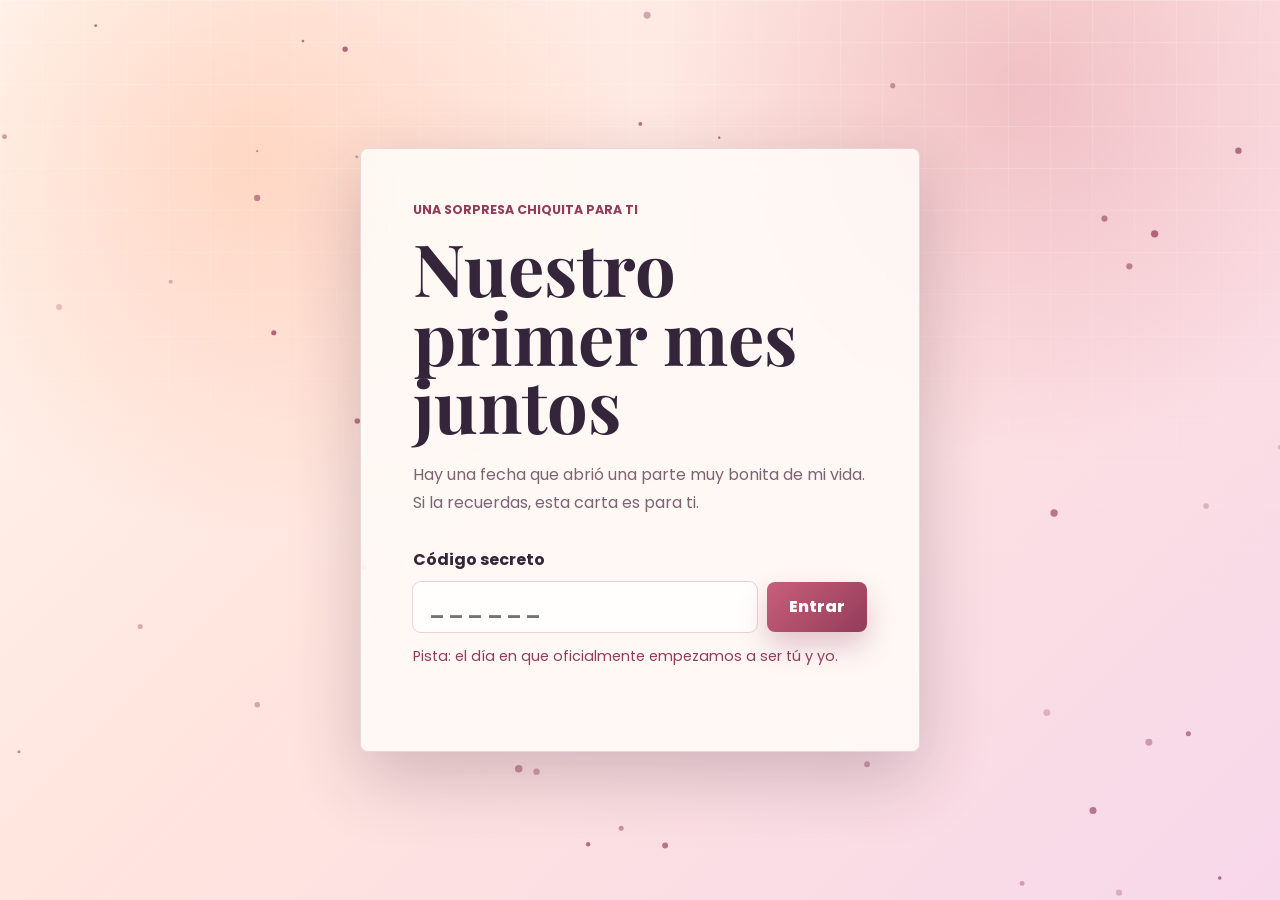
<file: index.html>
<!DOCTYPE html>
<html lang="es">
<head>
  <meta charset="UTF-8">
  <meta name="viewport" content="width=device-width, initial-scale=1.0">
  <title>Nuestro primer mes</title>
  <link rel="preconnect" href="https://fonts.googleapis.com">
  <link rel="preconnect" href="https://fonts.gstatic.com" crossorigin>
  <link href="https://fonts.googleapis.com/css2?family=Playfair+Display:wght@600;700&family=Poppins:wght@400;500;600&display=swap" rel="stylesheet">
  <link rel="stylesheet" href="styles.css">
</head>
<body class="lock-page">
  <canvas id="sparkleCanvas" aria-hidden="true"></canvas>

  <main class="lock-shell">
    <section class="lock-card" aria-labelledby="lockTitle">
      <p class="eyebrow">Una sorpresa chiquita para ti</p>
      <h1 id="lockTitle">Nuestro primer mes juntos</h1>
      <p class="intro">
        Hay una fecha que abrió una parte muy bonita de mi vida. Si la recuerdas,
        esta carta es para ti.
      </p>

      <form class="pin-form" id="pinForm" autocomplete="off">
        <label for="pinInput">Código secreto</label>
        <div class="pin-row">
          <input
            id="pinInput"
            name="pin"
            inputmode="numeric"
            maxlength="6"
            placeholder="______"
            aria-describedby="hintText errorText"
            required
          >
          <button type="submit">Entrar</button>
        </div>
        <p class="hint" id="hintText">Pista: el día en que oficialmente empezamos a ser tú y yo.</p>
        <p class="error" id="errorText" role="alert" aria-live="polite"></p>
      </form>
    </section>
  </main>

  <script src="script.js"></script>
</body>
</html>
</file>
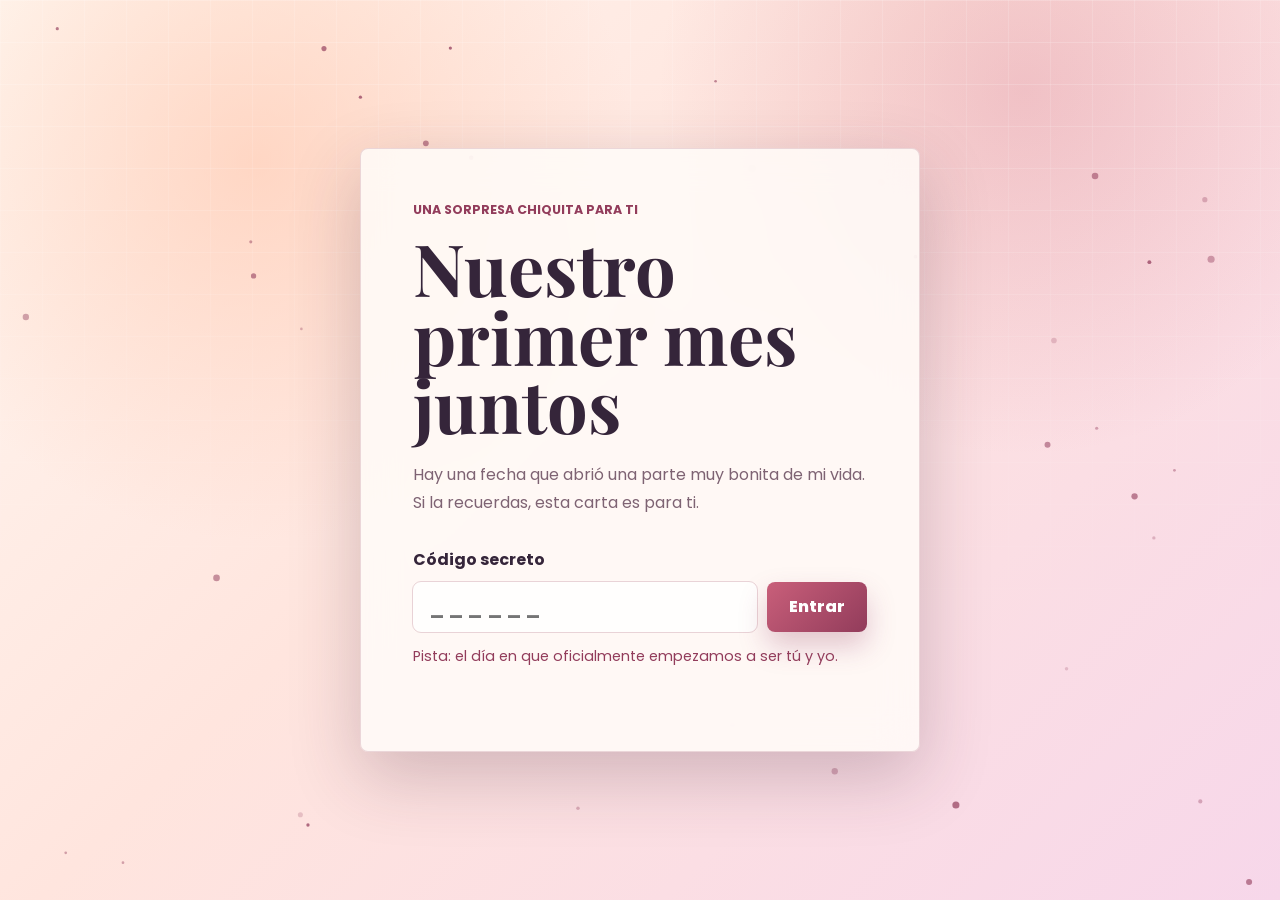
<file: carta.html>
<!DOCTYPE html>
<html lang="es">
<head>
  <meta charset="UTF-8">
  <meta name="viewport" content="width=device-width, initial-scale=1.0">
  <title>Para mi amor</title>
  <link rel="preconnect" href="https://fonts.googleapis.com">
  <link rel="preconnect" href="https://fonts.gstatic.com" crossorigin>
  <link href="https://fonts.googleapis.com/css2?family=Playfair+Display:wght@600;700&family=Poppins:wght@400;500;600&display=swap" rel="stylesheet">
  <link rel="stylesheet" href="styles.css">
</head>
<body class="letter-page">
  <canvas id="sparkleCanvas" aria-hidden="true"></canvas>

  <main class="letter-shell">
    <section class="hero" aria-labelledby="mainTitle">
      <p class="eyebrow">03 / 04 / 26</p>
      <h1 id="mainTitle">Feliz primer mes, mi amor</h1>
      <p>
        Desde que somos novios, hasta los días normales se sienten diferentes.
        No sé cómo explicar todo lo que me haces sentir, pero sí sé que tenerte
        en mi vida me hace muy feliz.
      </p>
    </section>

    <section class="letter-panel">
      <h2>Lo que quiero que sepas</h2>
      <p>
        Te amo muchísimo. Amo tu forma de ser, tus detalles, tu risa, tus mensajes,
        y esa manera tan tuya de hacer que todo se sienta más bonito. Este primer
        mes a tu lado me ha enseñado que el amor también vive en las cosas pequeñas:
        en pensarte de la nada, en esperarte con ilusión, en sonreír por algo que
        me dijiste, y en querer cuidarte incluso cuando no sé exactamente cómo.
      </p>
      <p>
        Gracias por elegirme, por estar conmigo y por hacerme sentir querido.
        Quiero seguir conociéndote, seguir compartiendo momentos contigo y seguir
        construyendo algo lindo, real y nuestro.
      </p>
    </section>

    <section class="memory-grid" aria-label="Promesas y recuerdos">
      <article>
        <span>01</span>
        <h3>Mi parte favorita</h3>
        <p>Que contigo puedo ser yo, y aun así sentir que estoy en mi lugar favorito.</p>
      </article>
      <article>
        <span>02</span>
        <h3>Una promesa</h3>
        <p>Voy a cuidar lo nuestro con paciencia, cariño y ganas de hacerlo bien.</p>
      </article>
      <article>
        <span>03</span>
        <h3>Un deseo</h3>
        <p>Que este sea solo el primer mes de muchos recuerdos hermosos juntos.</p>
      </article>
    </section>

    <section class="final-note">
      <button id="loveButton" type="button">Tócame</button>
      <p id="loveMessage">Cada vez que leas esto, acuérdate: te amo más de lo que a veces sé decir.</p>
    </section>

    <section class="next-surprise" aria-label="Siguiente sorpresa">
      <a class="surprise-link" href="ramo.html">Abrir mi juego para ti</a>
    </section>
  </main>

  <script src="script.js"></script>
</body>
</html>
</file>
<file: styles.css>
:root {
  --ink: #35253a;
  --muted: #7e6373;
  --rose: #c95f7a;
  --rose-deep: #923c5b;
  --peach: #ffc2a6;
  --gold: #f0ad4e;
  --leaf: #4f8f72;
  --cream: #fff7f0;
  --paper: rgba(255, 252, 248, 0.86);
  --line: rgba(146, 60, 91, 0.18);
  --shadow: 0 24px 70px rgba(72, 38, 57, 0.24);
}

* {
  box-sizing: border-box;
}

html {
  min-height: 100%;
}

body {
  min-height: 100vh;
  margin: 0;
  color: var(--ink);
  font-family: "Poppins", system-ui, sans-serif;
  overflow-x: hidden;
  background:
    radial-gradient(circle at 20% 18%, rgba(255, 194, 166, 0.55), transparent 30%),
    radial-gradient(circle at 80% 10%, rgba(201, 95, 122, 0.26), transparent 28%),
    linear-gradient(135deg, #fff7f0 0%, #ffe5de 43%, #f7d7ea 100%);
}

body::before {
  content: "";
  position: fixed;
  inset: 0;
  pointer-events: none;
  background-image:
    linear-gradient(rgba(255, 255, 255, 0.28) 1px, transparent 1px),
    linear-gradient(90deg, rgba(255, 255, 255, 0.22) 1px, transparent 1px);
  background-size: 42px 42px;
  mask-image: linear-gradient(to bottom, rgba(0, 0, 0, 0.7), transparent 80%);
}

#sparkleCanvas {
  position: fixed;
  inset: 0;
  width: 100%;
  height: 100%;
  pointer-events: none;
  z-index: 0;
}

.lock-shell,
.letter-shell,
.bouquet-shell {
  position: relative;
  z-index: 1;
}

.lock-shell {
  min-height: 100vh;
  display: grid;
  place-items: center;
  padding: 24px;
}

.lock-card,
.letter-panel,
.memory-grid article,
.final-note,
.phrase-box,
.bouquet-final {
  border: 1px solid var(--line);
  background: var(--paper);
  box-shadow: var(--shadow);
  backdrop-filter: blur(18px);
}

.lock-card {
  width: min(100%, 560px);
  padding: clamp(28px, 6vw, 52px);
  border-radius: 8px;
}

.eyebrow {
  margin: 0 0 14px;
  color: var(--rose-deep);
  font-size: 0.78rem;
  font-weight: 700;
  letter-spacing: 0;
  text-transform: uppercase;
}

h1,
h2,
h3 {
  margin: 0;
  font-family: "Playfair Display", Georgia, serif;
  color: var(--ink);
}

h1 {
  max-width: 780px;
  font-size: clamp(2.5rem, 7vw, 5rem);
  line-height: 0.95;
}

.lock-card h1 {
  font-size: clamp(2.3rem, 8vw, 4.5rem);
}

.intro,
.hero p,
.letter-panel p,
.memory-grid p,
.final-note p {
  color: var(--muted);
  line-height: 1.75;
}

.intro {
  margin: 22px 0 30px;
  font-size: 1rem;
}

.pin-form label {
  display: block;
  margin-bottom: 10px;
  font-weight: 700;
}

.pin-row {
  display: grid;
  grid-template-columns: 1fr auto;
  gap: 10px;
}

input,
button {
  min-height: 50px;
  border: 0;
  border-radius: 8px;
  font: inherit;
}

input {
  width: 100%;
  padding: 0 16px;
  color: var(--ink);
  background: rgba(255, 255, 255, 0.74);
  outline: 1px solid rgba(146, 60, 91, 0.2);
  font-size: 1.25rem;
  font-weight: 700;
  letter-spacing: 0.2rem;
}

input:focus {
  outline: 3px solid rgba(201, 95, 122, 0.28);
}

button,
.surprise-link {
  cursor: pointer;
  padding: 0 22px;
  color: white;
  font-weight: 800;
  background: linear-gradient(135deg, var(--rose), var(--rose-deep));
  box-shadow: 0 14px 28px rgba(146, 60, 91, 0.27);
  transition: transform 160ms ease, box-shadow 160ms ease;
}

button:hover,
.surprise-link:hover {
  transform: translateY(-2px);
  box-shadow: 0 18px 34px rgba(146, 60, 91, 0.32);
}

.surprise-link {
  min-height: 50px;
  display: inline-flex;
  align-items: center;
  justify-content: center;
  border-radius: 8px;
  text-decoration: none;
}

.hint {
  margin: 14px 0 0;
  color: var(--rose-deep);
  font-size: 0.9rem;
}

.error {
  min-height: 24px;
  margin: 8px 0 0;
  color: #a32946;
  font-weight: 700;
}

.shake {
  animation: shake 320ms ease;
}

.letter-shell {
  width: min(1120px, calc(100% - 32px));
  margin: 0 auto;
  padding: 56px 0 44px;
}

.hero {
  min-height: min(72vh, 720px);
  display: flex;
  flex-direction: column;
  justify-content: center;
  padding: 42px 0;
}

.hero p {
  max-width: 650px;
  margin: 24px 0 0;
  font-size: clamp(1rem, 2vw, 1.18rem);
}

.letter-panel {
  padding: clamp(24px, 5vw, 48px);
  border-radius: 8px;
}

.letter-panel h2 {
  margin-bottom: 18px;
  font-size: clamp(2rem, 4vw, 3.3rem);
}

.memory-grid {
  display: grid;
  grid-template-columns: repeat(3, 1fr);
  gap: 16px;
  margin: 18px 0;
}

.memory-grid article {
  min-height: 235px;
  padding: 24px;
  border-radius: 8px;
}

.memory-grid span {
  display: inline-grid;
  width: 38px;
  height: 38px;
  margin-bottom: 28px;
  place-items: center;
  border-radius: 50%;
  color: white;
  font-size: 0.8rem;
  font-weight: 800;
  background: var(--rose-deep);
}

.memory-grid h3 {
  font-size: 1.45rem;
}

.final-note {
  display: grid;
  grid-template-columns: auto 1fr;
  gap: 18px;
  align-items: center;
  padding: 24px;
  border-radius: 8px;
}

.final-note p {
  margin: 0;
  font-weight: 600;
}

.next-surprise {
  display: flex;
  justify-content: center;
  padding: 20px 0 0;
}

.bouquet-shell {
  width: min(1180px, calc(100% - 32px));
  margin: 0 auto;
  padding: 42px 0;
}

.bouquet-hero {
  display: grid;
  gap: 18px;
  padding: 30px 0 22px;
}

.bouquet-hero h1 {
  max-width: 850px;
}

.bouquet-hero p {
  max-width: 660px;
  margin: 0;
  color: var(--muted);
  line-height: 1.75;
}

.bouquet-stage {
  min-height: 560px;
  display: grid;
  grid-template-columns: minmax(360px, 1fr) minmax(280px, 380px);
  gap: clamp(18px, 4vw, 40px);
  align-items: center;
}

.bouquet {
  position: relative;
  width: min(100%, 620px);
  aspect-ratio: 1 / 0.95;
  margin: 0 auto;
}

.flower {
  position: absolute;
  width: clamp(82px, 11vw, 122px);
  height: clamp(82px, 11vw, 122px);
  min-height: 0;
  padding: 0;
  border-radius: 50%;
  background: transparent;
  box-shadow: none;
  transform-origin: center bottom;
  animation: bloom 850ms ease both, sway 4.5s ease-in-out infinite;
}

.flower:hover,
.flower:focus-visible {
  transform: translateY(-4px) scale(1.05);
  box-shadow: none;
  outline: none;
}

.flower.is-picked .petal {
  background: linear-gradient(135deg, #ffd0dc, #e97896);
}

.flower.is-picked .center {
  transform: translate(-50%, -50%) scale(1.12);
}

.flower-one {
  left: 18%;
  top: 16%;
}

.flower-two {
  left: 40%;
  top: 6%;
  animation-delay: 90ms;
}

.flower-three {
  right: 16%;
  top: 18%;
  animation-delay: 180ms;
}

.flower-four {
  left: 28%;
  top: 36%;
  animation-delay: 270ms;
}

.flower-five {
  right: 28%;
  top: 38%;
  animation-delay: 360ms;
}

.petal,
.center {
  position: absolute;
  left: 50%;
  top: 50%;
}

.petal {
  width: 48%;
  height: 64%;
  border-radius: 50% 50% 46% 46%;
  background: linear-gradient(135deg, #ffe7ed, #f39ab0);
  box-shadow: inset 0 -8px 18px rgba(146, 60, 91, 0.1);
  transform-origin: 50% 92%;
}

.petal-a {
  transform: translate(-50%, -90%) rotate(0deg);
}

.petal-b {
  transform: translate(-12%, -58%) rotate(86deg);
}

.petal-c {
  transform: translate(-50%, -28%) rotate(180deg);
}

.petal-d {
  transform: translate(-88%, -58%) rotate(274deg);
}

.center {
  width: 34%;
  height: 34%;
  border-radius: 50%;
  background: radial-gradient(circle, #ffe8a4, var(--gold));
  transform: translate(-50%, -50%);
  transition: transform 180ms ease;
}

.stem {
  position: absolute;
  left: 50%;
  bottom: 12%;
  width: 10px;
  height: 54%;
  border-radius: 999px;
  background: linear-gradient(var(--leaf), #347157);
  transform-origin: center bottom;
  z-index: -1;
}

.stem-one {
  transform: rotate(31deg);
}

.stem-two {
  transform: rotate(12deg);
}

.stem-three {
  transform: rotate(-24deg);
}

.stem-four {
  transform: rotate(20deg);
  height: 42%;
}

.stem-five {
  transform: rotate(-14deg);
  height: 42%;
}

.ribbon {
  position: absolute;
  left: 50%;
  bottom: 10%;
  width: 150px;
  height: 46px;
  border-radius: 8px;
  background: linear-gradient(135deg, var(--rose), var(--rose-deep));
  transform: translateX(-50%) rotate(-4deg);
  box-shadow: 0 18px 30px rgba(146, 60, 91, 0.24);
}

.ribbon::before,
.ribbon::after {
  content: "";
  position: absolute;
  top: 8px;
  width: 48px;
  height: 34px;
  background: inherit;
  border-radius: 8px;
}

.ribbon::before {
  left: -36px;
  transform: rotate(-18deg);
}

.ribbon::after {
  right: -36px;
  transform: rotate(18deg);
}

.phrase-box {
  min-height: 260px;
  display: flex;
  flex-direction: column;
  justify-content: center;
  gap: 20px;
  padding: clamp(22px, 4vw, 34px);
  border-radius: 8px;
}

.phrase-box span {
  color: var(--rose-deep);
  font-size: 0.82rem;
  font-weight: 800;
  text-transform: uppercase;
}

.phrase-box p {
  margin: 0;
  color: var(--ink);
  font-family: "Playfair Display", Georgia, serif;
  font-size: clamp(1.7rem, 3vw, 2.45rem);
  line-height: 1.12;
}

.bouquet-final {
  display: none;
  margin-top: 20px;
  padding: clamp(24px, 5vw, 46px);
  border-radius: 8px;
}

.bouquet-final.is-visible {
  display: block;
  animation: reveal 500ms ease both;
}

.bouquet-final h2 {
  margin-bottom: 14px;
  font-size: clamp(2rem, 4.5vw, 3.4rem);
}

.bouquet-final p {
  max-width: 730px;
  color: var(--muted);
  line-height: 1.75;
}

.galaxy-page {
  color: #fff;
  background:
    radial-gradient(circle at 50% 44%, rgba(255, 46, 161, 0.24), transparent 22%),
    radial-gradient(circle at 28% 62%, rgba(123, 44, 255, 0.26), transparent 24%),
    radial-gradient(circle at 70% 18%, rgba(136, 255, 54, 0.12), transparent 18%),
    #020104;
}

.galaxy-page::before {
  background-image:
    radial-gradient(circle, rgba(255, 255, 255, 0.95) 1px, transparent 1.8px),
    radial-gradient(circle, rgba(255, 70, 164, 0.7) 1px, transparent 2px);
  background-size: 46px 46px, 91px 91px;
  mask-image: none;
  animation: starDrift 18s linear infinite;
}

.galaxy-page #sparkleCanvas {
  opacity: 0.7;
}

.galaxy-start {
  position: fixed;
  inset: 0;
  z-index: 20;
  width: 100%;
  min-height: 100vh;
  display: grid;
  place-items: center;
  padding: 24px;
  border-radius: 0;
  color: #ff71c5;
  background: #020104;
  box-shadow: none;
  font-size: clamp(2rem, 8vw, 5.8rem);
  font-family: "Playfair Display", Georgia, serif;
  text-shadow: 0 0 16px rgba(255, 55, 172, 0.85), 0 0 44px rgba(255, 55, 172, 0.5);
}

.galaxy-start span {
  animation: pulseText 1.6s ease-in-out infinite;
}

.galaxy-start.is-hidden {
  opacity: 0;
  pointer-events: none;
  transition: opacity 700ms ease;
}

.galaxy-start:hover {
  transform: none;
  box-shadow: none;
}

.galaxy-shell {
  width: min(1220px, calc(100% - 28px));
  margin: 0 auto;
  padding: 20px 0 44px;
  opacity: 0;
  transform: scale(0.98);
  transition: opacity 700ms ease, transform 700ms ease;
}

.galaxy-page.galaxy-ready .galaxy-shell {
  opacity: 1;
  transform: scale(1);
}

.space-scene {
  position: relative;
  min-height: min(82vh, 780px);
  overflow: hidden;
  border: 1px solid rgba(255, 64, 169, 0.22);
  border-radius: 8px;
  background:
    radial-gradient(circle at 50% 52%, rgba(255, 54, 178, 0.25), transparent 8%),
    radial-gradient(circle at 50% 52%, rgba(108, 43, 255, 0.2), transparent 20%),
    linear-gradient(180deg, rgba(255, 255, 255, 0.03), rgba(255, 255, 255, 0));
  perspective: 900px;
  box-shadow: inset 0 0 80px rgba(255, 55, 172, 0.12), 0 24px 70px rgba(0, 0, 0, 0.45);
}

.space-grid {
  position: absolute;
  inset: 0;
  background-image:
    linear-gradient(rgba(95, 251, 255, 0.13) 1px, transparent 1px),
    linear-gradient(90deg, rgba(95, 251, 255, 0.13) 1px, transparent 1px);
  background-size: 56px 56px;
  transform: rotateX(66deg) translateY(18%) scale(1.35);
  transform-origin: center bottom;
  opacity: 0.46;
}

.spiral {
  position: absolute;
  left: 50%;
  top: 55%;
  width: clamp(190px, 30vw, 380px);
  aspect-ratio: 1;
  border-radius: 50%;
  background:
    repeating-radial-gradient(ellipse at center, transparent 0 13px, rgba(255, 39, 168, 0.85) 15px 20px, rgba(118, 38, 255, 0.75) 24px 30px),
    radial-gradient(circle, #fff 0 4%, rgba(255, 255, 255, 0.5) 5%, transparent 12%);
  filter: blur(0.4px) drop-shadow(0 0 18px rgba(255, 39, 168, 0.8));
  transform: translate(-50%, -50%) rotateX(62deg);
  animation: spinGalaxy 14s linear infinite;
}

.cosmic-heart {
  position: absolute;
  left: 50%;
  top: 50%;
  z-index: 4;
  width: clamp(150px, 24vw, 250px);
  height: clamp(150px, 24vw, 250px);
  min-height: 0;
  padding: 0;
  border-radius: 50%;
  background: transparent;
  box-shadow: none;
  transform: translate(-50%, -50%);
}

.cosmic-heart::before {
  content: "";
  position: absolute;
  inset: 24%;
  background: linear-gradient(135deg, #ff85c8, #ff185f);
  transform: rotate(45deg);
  box-shadow: 0 0 24px rgba(255, 47, 133, 0.9), 0 0 70px rgba(255, 47, 133, 0.44);
  animation: heartBeat 1.25s ease-in-out infinite;
}

.cosmic-heart::after {
  content: "";
  position: absolute;
  inset: 24%;
  background:
    radial-gradient(circle at 28% 28%, #ffb6df 0 24%, transparent 25%),
    radial-gradient(circle at 72% 28%, #ff8ac8 0 24%, transparent 25%);
  transform: rotate(45deg);
}

.cosmic-heart span {
  position: absolute;
  left: 50%;
  top: -12px;
  z-index: 2;
  width: max-content;
  max-width: min(80vw, 360px);
  color: #ff9bd8;
  font-weight: 800;
  text-shadow: 0 0 14px rgba(255, 54, 178, 0.95), 0 0 32px rgba(255, 54, 178, 0.55);
  transform: translateX(-50%);
}

.cosmic-heart:hover,
.cosmic-heart:focus-visible {
  transform: translate(-50%, -50%) scale(1.03);
  box-shadow: none;
  outline: none;
}

.love-words {
  position: absolute;
  inset: 0;
  transform-style: preserve-3d;
}

.love-words span {
  position: absolute;
  left: var(--x);
  top: var(--y);
  color: #ff2ea1;
  font-size: clamp(0.95rem, 2.6vw, 2.25rem);
  font-weight: 800;
  white-space: nowrap;
  text-shadow: 0 0 8px rgba(255, 46, 161, 0.95), 0 0 24px rgba(255, 46, 161, 0.45);
  transform: translateZ(var(--z)) rotateY(-13deg);
  animation: orbitWord 9s ease-in-out infinite;
  animation-delay: var(--delay);
}

.love-words span:nth-child(3n) {
  color: #b3ff36;
  text-shadow: 0 0 8px rgba(179, 255, 54, 0.95), 0 0 24px rgba(179, 255, 54, 0.48);
}

.love-words span:nth-child(4n) {
  color: #ff86d3;
}

.galaxy-message {
  display: none;
  margin: 20px 0;
  padding: clamp(24px, 5vw, 50px);
  border: 1px solid rgba(255, 64, 169, 0.22);
  border-radius: 8px;
  background: rgba(10, 4, 18, 0.82);
  box-shadow: 0 24px 70px rgba(0, 0, 0, 0.42);
  backdrop-filter: blur(18px);
}

.galaxy-message.is-visible {
  display: block;
  animation: reveal 600ms ease both;
}

.galaxy-message .eyebrow,
.bouquet-game .eyebrow {
  color: #ff9bd8;
}

.galaxy-message h1,
.bouquet-game h2 {
  color: #fff;
  text-shadow: 0 0 18px rgba(255, 46, 161, 0.34);
}

.galaxy-message p,
.bouquet-game .bouquet-hero p {
  max-width: 780px;
  color: rgba(255, 235, 249, 0.78);
  line-height: 1.75;
}

.bouquet-game {
  display: none;
  padding: 12px 0 0;
}

.bouquet-game:target,
.bouquet-game.is-visible {
  display: block;
  animation: reveal 600ms ease both;
}

.galaxy-page .phrase-box,
.galaxy-page .bouquet-final {
  background: rgba(10, 4, 18, 0.82);
  border-color: rgba(255, 64, 169, 0.22);
}

.galaxy-page .phrase-box p,
.galaxy-page .bouquet-final h2 {
  color: #fff;
}

.galaxy-page .phrase-box span,
.galaxy-page .bouquet-final .eyebrow {
  color: #ff9bd8;
}

.galaxy-page .bouquet-final p {
  color: rgba(255, 235, 249, 0.78);
}

.floating-heart {
  position: fixed;
  z-index: 5;
  pointer-events: none;
  color: var(--rose-deep);
  font-size: 28px;
  animation: floatUp 1500ms ease forwards;
}

@keyframes shake {
  25% { transform: translateX(-8px); }
  50% { transform: translateX(8px); }
  75% { transform: translateX(-5px); }
}

@keyframes floatUp {
  from {
    opacity: 0;
    transform: translateY(12px) scale(0.85);
  }
  20% {
    opacity: 1;
  }
  to {
    opacity: 0;
    transform: translateY(-90px) scale(1.25);
  }
}

@keyframes bloom {
  from {
    opacity: 0;
    transform: translateY(24px) scale(0.72);
  }
  to {
    opacity: 1;
    transform: translateY(0) scale(1);
  }
}

@keyframes sway {
  0%, 100% { rotate: -1.5deg; }
  50% { rotate: 1.5deg; }
}

@keyframes reveal {
  from {
    opacity: 0;
    transform: translateY(14px);
  }
  to {
    opacity: 1;
    transform: translateY(0);
  }
}

@keyframes pulseText {
  0%, 100% { transform: scale(1); opacity: 0.75; }
  50% { transform: scale(1.05); opacity: 1; }
}

@keyframes starDrift {
  from { background-position: 0 0, 0 0; }
  to { background-position: 120px 180px, -90px 130px; }
}

@keyframes spinGalaxy {
  from { transform: translate(-50%, -50%) rotateX(62deg) rotateZ(0deg); }
  to { transform: translate(-50%, -50%) rotateX(62deg) rotateZ(360deg); }
}

@keyframes heartBeat {
  0%, 100% { scale: 1; }
  42% { scale: 1.12; }
}

@keyframes orbitWord {
  0%, 100% {
    opacity: 0.72;
    transform: translateZ(var(--z)) translateY(0) rotateY(-13deg);
  }
  50% {
    opacity: 1;
    transform: translateZ(calc(var(--z) + 80px)) translateY(-18px) rotateY(13deg);
  }
}

@media (min-width: 1280px) {
  .letter-shell,
  .bouquet-shell {
    width: min(1180px, calc(100% - 80px));
  }
}

@media (max-width: 780px) {
  .lock-shell {
    padding: 16px;
  }

  .letter-shell,
  .bouquet-shell {
    width: min(100% - 24px, 720px);
    padding: 28px 0;
  }

  .pin-row,
  .final-note {
    grid-template-columns: 1fr;
  }

  .memory-grid {
    grid-template-columns: 1fr;
  }

  .hero {
    min-height: 66vh;
    padding: 28px 0;
  }

  .bouquet-stage {
    min-height: auto;
    grid-template-columns: 1fr;
  }

  .bouquet {
    width: min(100%, 520px);
    min-height: 430px;
  }

  .space-scene {
    min-height: 72vh;
  }

  .space-grid {
    background-size: 38px 38px;
  }

  .love-words span {
    font-size: clamp(0.82rem, 4vw, 1.5rem);
  }
}

@media (max-width: 480px) {
  .lock-card,
  .letter-panel,
  .memory-grid article,
  .final-note,
  .phrase-box,
  .bouquet-final {
    padding: 20px;
  }

  input,
  button,
  .surprise-link {
    width: 100%;
  }

  h1 {
    font-size: clamp(2.25rem, 13vw, 3.5rem);
  }

  .hero {
    min-height: 58vh;
  }

  .bouquet {
    min-height: 360px;
  }

  .flower {
    width: 78px;
    height: 78px;
  }

  .ribbon {
    width: 116px;
  }

  .galaxy-shell {
    width: min(100% - 18px, 520px);
    padding-top: 9px;
  }

  .space-scene {
    min-height: 76vh;
  }

  .cosmic-heart span {
    top: -24px;
    font-size: 0.92rem;
  }

  .love-words span:nth-child(n + 9) {
    display: none;
  }
}

@media (prefers-reduced-motion: reduce) {
  *,
  *::before,
  *::after {
    scroll-behavior: auto !important;
    animation-duration: 0.01ms !important;
    animation-iteration-count: 1 !important;
    transition-duration: 0.01ms !important;
  }
}

.galaxy-page {
  min-height: 100vh;
  overflow: hidden;
  background:
    radial-gradient(circle at 50% 50%, rgba(255, 44, 172, 0.2), transparent 22%),
    radial-gradient(circle at 24% 68%, rgba(102, 44, 255, 0.24), transparent 24%),
    radial-gradient(circle at 80% 20%, rgba(127, 255, 65, 0.12), transparent 18%),
    #010006;
}

.galaxy-page::after {
  content: "";
  position: fixed;
  inset: 0;
  pointer-events: none;
  background-image:
    radial-gradient(circle, rgba(255, 255, 255, 0.96) 0 1px, transparent 1.7px),
    radial-gradient(circle, rgba(255, 255, 255, 0.88) 0 2px, transparent 2.8px),
    radial-gradient(circle, rgba(255, 48, 151, 0.7) 0 1px, transparent 2px);
  background-position: 0 0, 22px 36px, 11px 18px;
  background-size: 34px 34px, 96px 96px, 142px 142px;
  opacity: 0.82;
}

.galaxy-shell {
  width: 100%;
  min-height: 100vh;
  margin: 0;
  padding: 0;
  opacity: 0;
  transform: scale(0.98);
  transition: opacity 700ms ease, transform 700ms ease;
}

.galaxy-page.galaxy-ready .galaxy-shell {
  opacity: 1;
  transform: scale(1);
}

.galaxy-start {
  touch-action: manipulation;
}

.infinite-galaxy {
  position: relative;
  width: 100%;
  height: 100vh;
  min-height: 520px;
  overflow: hidden;
  cursor: grab;
  perspective: 1100px;
  user-select: none;
  touch-action: none;
  background:
    radial-gradient(circle at 50% 55%, rgba(255, 51, 177, 0.18), transparent 14%),
    radial-gradient(circle at 50% 55%, rgba(128, 48, 255, 0.22), transparent 28%),
    linear-gradient(180deg, rgba(255, 255, 255, 0.03), transparent 45%);
}

.infinite-galaxy.is-dragging {
  cursor: grabbing;
}

.galaxy-help {
  position: absolute;
  left: 50%;
  top: 18px;
  z-index: 6;
  width: max-content;
  max-width: calc(100% - 28px);
  padding: 10px 14px;
  border: 1px solid rgba(255, 77, 184, 0.34);
  border-radius: 999px;
  color: rgba(255, 225, 246, 0.84);
  background: rgba(8, 3, 18, 0.48);
  font-size: 0.85rem;
  font-weight: 700;
  text-align: center;
  text-shadow: 0 0 12px rgba(255, 65, 181, 0.8);
  transform: translateX(-50%);
  backdrop-filter: blur(12px);
}

.galaxy-title {
  position: absolute;
  left: 50%;
  top: clamp(70px, 11vh, 118px);
  z-index: 6;
  width: max-content;
  max-width: calc(100% - 32px);
  color: #ffafe2;
  font-size: clamp(1.2rem, 3.2vw, 2rem);
  font-weight: 800;
  text-align: center;
  text-shadow:
    0 0 10px rgba(255, 64, 181, 0.98),
    0 0 28px rgba(255, 64, 181, 0.62),
    0 0 54px rgba(255, 64, 181, 0.42);
  transform: translateX(-50%);
}

.galaxy-depth {
  position: absolute;
  inset: -18%;
  background-image:
    linear-gradient(rgba(105, 255, 246, 0.12) 1px, transparent 1px),
    linear-gradient(90deg, rgba(105, 255, 246, 0.12) 1px, transparent 1px);
  background-size: 62px 62px;
  opacity: 0.36;
  transform: rotateX(68deg) translateY(18%) scale(1.25);
  transform-origin: center bottom;
}

.galaxy-ring {
  position: absolute;
  left: 50%;
  top: 55%;
  border-radius: 50%;
  border: 2px solid transparent;
  transform: translate(-50%, -50%) rotateX(68deg);
  filter: drop-shadow(0 0 18px rgba(255, 37, 174, 0.82));
}

.ring-one {
  width: min(48vw, 510px);
  height: min(19vw, 190px);
  border-color: rgba(255, 40, 172, 0.86);
  animation: ringSpin 12s linear infinite;
}

.ring-two {
  width: min(36vw, 380px);
  height: min(14vw, 140px);
  border-color: rgba(126, 45, 255, 0.8);
  animation: ringSpin 9s linear infinite reverse;
}

.ring-three {
  width: min(24vw, 250px);
  height: min(9vw, 92px);
  border-color: rgba(178, 255, 55, 0.72);
  animation: ringSpin 7s linear infinite;
}

.galaxy-core {
  position: absolute;
  left: 50%;
  top: 55%;
  width: clamp(58px, 9vw, 118px);
  aspect-ratio: 1;
  border-radius: 50%;
  background:
    radial-gradient(circle, #fff 0 7%, #ffb3e2 8% 19%, #ff2fa9 20% 42%, rgba(126, 45, 255, 0.82) 43% 66%, transparent 67%);
  box-shadow:
    0 0 24px rgba(255, 60, 179, 0.9),
    0 0 78px rgba(126, 45, 255, 0.72),
    0 0 130px rgba(255, 42, 172, 0.34);
  transform: translate(-50%, -50%);
  animation: corePulse 1.9s ease-in-out infinite;
  z-index: 1;
}

.galaxy-core::before,
.galaxy-core::after {
  content: "";
  position: absolute;
  left: 50%;
  top: 50%;
  width: 320%;
  height: 118%;
  border-radius: 50%;
  background: repeating-radial-gradient(ellipse at center, transparent 0 11px, rgba(255, 40, 172, 0.76) 13px 17px, rgba(126, 45, 255, 0.72) 19px 25px);
  filter: blur(0.7px);
  transform: translate(-50%, -50%) rotateX(68deg) rotateZ(12deg);
}

.galaxy-core::after {
  width: 230%;
  height: 84%;
  opacity: 0.78;
  transform: translate(-50%, -50%) rotateX(68deg) rotateZ(-18deg);
}

.galaxy-words {
  position: absolute;
  inset: 0;
  z-index: 4;
  transform-style: preserve-3d;
}

.galaxy-cards {
  position: absolute;
  inset: 0;
  z-index: 3;
  transform-style: preserve-3d;
}

.galaxy-card {
  position: absolute;
  left: 50%;
  top: 50%;
  display: grid;
  place-items: center;
  border: 2px solid rgba(255, 255, 255, 0.82);
  border-radius: 5px;
  background:
    linear-gradient(135deg, rgba(255, 230, 244, 0.96), rgba(255, 165, 208, 0.86)),
    radial-gradient(circle at 30% 30%, #fff, transparent 28%);
  box-shadow:
    0 0 12px rgba(255, 117, 202, 0.72),
    0 10px 22px rgba(0, 0, 0, 0.42);
  will-change: transform, opacity;
}

.galaxy-card::before {
  content: "";
  position: absolute;
  inset: 7px;
  border-radius: 3px;
  background:
    radial-gradient(circle at 35% 34%, rgba(255, 255, 255, 0.95), transparent 18%),
    linear-gradient(135deg, rgba(255, 80, 168, 0.7), rgba(118, 43, 255, 0.46));
}

.galaxy-card i {
  position: relative;
  z-index: 1;
  width: 28%;
  aspect-ratio: 1;
  background: #ff175f;
  transform: rotate(45deg);
  filter: drop-shadow(0 0 6px rgba(255, 23, 95, 0.8));
}

.galaxy-card i::before,
.galaxy-card i::after {
  content: "";
  position: absolute;
  width: 100%;
  aspect-ratio: 1;
  border-radius: 50%;
  background: inherit;
}

.galaxy-card i::before {
  left: -50%;
}

.galaxy-card i::after {
  top: -50%;
}

.galaxy-center-heart {
  position: absolute;
  left: 50%;
  top: 47%;
  z-index: 5;
  width: clamp(82px, 11vw, 130px);
  height: clamp(82px, 11vw, 130px);
  min-height: 0;
  padding: 0;
  border-radius: 50%;
  background: transparent;
  box-shadow: none;
  transform: translate(-50%, -50%);
}

.galaxy-center-heart::before {
  content: "";
  position: absolute;
  inset: 24%;
  background: linear-gradient(135deg, #ff9acb, #ff1f67 70%);
  box-shadow:
    0 0 16px rgba(255, 38, 112, 0.95),
    0 0 48px rgba(255, 38, 112, 0.56);
  transform: rotate(45deg);
  animation: heartBeat 1.25s ease-in-out infinite;
}

.galaxy-center-heart::after {
  content: "";
  position: absolute;
  inset: 24%;
  background:
    radial-gradient(circle at 28% 28%, #ffc2df 0 25%, transparent 26%),
    radial-gradient(circle at 72% 28%, #ff86bd 0 25%, transparent 26%);
  transform: rotate(45deg);
}

.galaxy-center-heart:hover,
.galaxy-center-heart:focus-visible {
  transform: translate(-50%, -50%) scale(1.04);
  box-shadow: none;
  outline: none;
}

.galaxy-word {
  position: absolute;
  left: 50%;
  top: 50%;
  max-width: min(58vw, 360px);
  color: #ff39ad;
  font-weight: 800;
  line-height: 1;
  white-space: nowrap;
  text-align: center;
  will-change: transform, opacity;
  letter-spacing: 0;
  text-shadow:
    0 0 8px rgba(255, 57, 173, 0.96),
    0 0 22px rgba(255, 57, 173, 0.58),
    0 0 44px rgba(255, 57, 173, 0.32);
}

.galaxy-word.is-lime {
  color: #b7ff3f;
  text-shadow:
    0 0 8px rgba(183, 255, 63, 0.96),
    0 0 24px rgba(183, 255, 63, 0.48);
}

.galaxy-word.is-soft {
  color: #ff9cda;
}

@keyframes ringSpin {
  from { rotate: 0deg; }
  to { rotate: 360deg; }
}

@keyframes corePulse {
  0%, 100% {
    scale: 1;
    opacity: 0.86;
  }
  50% {
    scale: 1.12;
    opacity: 1;
  }
}

@media (max-width: 780px) {
  .infinite-galaxy {
    min-height: 100svh;
  }

  .galaxy-depth {
    background-size: 42px 42px;
  }

  .ring-one {
    width: 76vw;
    height: 30vw;
  }

  .ring-two {
    width: 58vw;
    height: 22vw;
  }

  .ring-three {
    width: 40vw;
    height: 16vw;
  }
}

.game-page {
  min-height: 100vh;
  overflow-x: hidden;
  background:
    radial-gradient(circle at 18% 18%, rgba(255, 194, 166, 0.42), transparent 26%),
    radial-gradient(circle at 82% 14%, rgba(201, 95, 122, 0.24), transparent 24%),
    linear-gradient(135deg, #fff7f0 0%, #ffe1e7 46%, #e9dcff 100%);
}

.game-start {
  position: fixed;
  inset: 0;
  z-index: 20;
  width: 100%;
  min-height: 100vh;
  display: grid;
  place-items: center;
  padding: 24px;
  border-radius: 0;
  color: #fff;
  background:
    radial-gradient(circle at 50% 48%, rgba(255, 115, 176, 0.36), transparent 24%),
    linear-gradient(135deg, #3c213e, #9d4c72);
  box-shadow: none;
  font-family: "Playfair Display", Georgia, serif;
  font-size: clamp(2.6rem, 10vw, 6.5rem);
  text-shadow: 0 0 18px rgba(255, 255, 255, 0.6), 0 0 54px rgba(255, 115, 176, 0.7);
}

.game-start span {
  animation: pulseText 1.7s ease-in-out infinite;
}

.game-start.is-hidden {
  opacity: 0;
  pointer-events: none;
  transition: opacity 650ms ease;
}

.game-shell {
  position: relative;
  z-index: 1;
  width: min(1120px, calc(100% - 28px));
  min-height: 100vh;
  margin: 0 auto;
  padding: clamp(22px, 4vw, 46px) 0;
  opacity: 0;
  transform: translateY(14px);
  transition: opacity 650ms ease, transform 650ms ease;
}

.game-page.game-ready .game-shell {
  opacity: 1;
  transform: translateY(0);
}

.game-board,
.love-rain-panel {
  border: 1px solid rgba(146, 60, 91, 0.18);
  border-radius: 8px;
  background: rgba(255, 252, 248, 0.82);
  box-shadow: var(--shadow);
  backdrop-filter: blur(18px);
}

.game-board {
  padding: clamp(18px, 4vw, 34px);
}

.game-topbar {
  display: flex;
  gap: 16px;
  align-items: flex-start;
  justify-content: space-between;
}

.game-topbar h1 {
  font-size: clamp(2.2rem, 6vw, 4.5rem);
}

.game-counter {
  min-width: 88px;
  padding: 12px 14px;
  border-radius: 8px;
  color: #fff;
  background: linear-gradient(135deg, var(--rose), var(--rose-deep));
  font-weight: 800;
  text-align: center;
  box-shadow: 0 14px 28px rgba(146, 60, 91, 0.22);
}

.game-note {
  max-width: 620px;
  margin: 12px 0 20px;
  color: var(--muted);
  line-height: 1.7;
}

.heart-field {
  position: relative;
  min-height: clamp(460px, 62vh, 680px);
  overflow: hidden;
  border: 1px solid rgba(146, 60, 91, 0.14);
  border-radius: 8px;
  background:
    radial-gradient(circle at 20% 18%, rgba(255, 255, 255, 0.88), transparent 13%),
    radial-gradient(circle at 78% 16%, rgba(255, 255, 255, 0.68), transparent 12%),
    linear-gradient(180deg, rgba(255, 255, 255, 0.52), rgba(255, 218, 226, 0.44)),
    linear-gradient(135deg, #ffeaf0, #ece2ff);
}

.heart-field::before {
  content: "";
  position: absolute;
  inset: auto 0 0;
  height: 30%;
  background:
    radial-gradient(ellipse at 18% 100%, rgba(102, 153, 115, 0.28), transparent 62%),
    radial-gradient(ellipse at 76% 100%, rgba(79, 143, 114, 0.24), transparent 58%);
}

.cloud {
  position: absolute;
  width: 170px;
  height: 62px;
  border-radius: 999px;
  background: rgba(255, 255, 255, 0.78);
  filter: blur(0.2px);
}

.cloud::before,
.cloud::after {
  content: "";
  position: absolute;
  border-radius: 50%;
  background: inherit;
}

.cloud::before {
  left: 26px;
  top: -28px;
  width: 70px;
  height: 70px;
}

.cloud::after {
  right: 26px;
  top: -18px;
  width: 56px;
  height: 56px;
}

.cloud-one {
  left: 8%;
  top: 18%;
}

.cloud-two {
  right: 8%;
  top: 27%;
  transform: scale(0.78);
}

.moon {
  position: absolute;
  right: 12%;
  top: 9%;
  width: 76px;
  aspect-ratio: 1;
  border-radius: 50%;
  background: #fff4c4;
  box-shadow: 0 0 30px rgba(255, 244, 196, 0.66);
}

.hidden-heart {
  position: absolute;
  width: clamp(48px, 7vw, 74px);
  height: clamp(48px, 7vw, 74px);
  min-height: 0;
  padding: 0;
  border-radius: 50%;
  background: transparent;
  box-shadow: none;
  transform: rotate(-8deg);
}

.hidden-heart::before {
  content: "♥";
  position: absolute;
  inset: 0;
  display: grid;
  place-items: center;
  color: #e93672;
  font-family: Arial, sans-serif;
  font-size: clamp(42px, 7vw, 72px);
  line-height: 1;
  text-shadow:
    0 0 8px rgba(255, 255, 255, 0.85),
    0 0 16px rgba(233, 54, 114, 0.72),
    0 10px 22px rgba(146, 60, 91, 0.22);
  transition: transform 180ms ease, filter 180ms ease, color 180ms ease;
}

.hidden-heart::after {
  content: "";
  position: absolute;
  left: 50%;
  top: 52%;
  width: 62%;
  height: 32%;
  border-radius: 50%;
  background: rgba(233, 54, 114, 0.22);
  filter: blur(10px);
  transform: translate(-50%, -50%);
}

.hidden-heart:hover,
.hidden-heart:focus-visible {
  transform: rotate(-8deg) scale(1.1);
  box-shadow: none;
  outline: none;
}

.hidden-heart.is-found {
  pointer-events: none;
  opacity: 0.34;
  filter: grayscale(0.35);
}

.hidden-heart.is-found::before {
  filter: saturate(0.7);
  color: #b94d70;
  transform: scale(0.82);
}

.heart-one { left: 12%; top: 18%; }
.heart-two { left: 74%; top: 20%; }
.heart-three { left: 40%; top: 30%; }
.heart-four { left: 18%; top: 54%; }
.heart-five { left: 66%; top: 50%; }
.heart-six { left: 84%; top: 68%; }
.heart-seven { left: 34%; top: 74%; }
.heart-eight { left: 52%; top: 62%; }

.found-message {
  position: absolute;
  left: 50%;
  bottom: 18px;
  width: min(620px, calc(100% - 28px));
  padding: 14px 18px;
  border: 1px solid rgba(146, 60, 91, 0.16);
  border-radius: 8px;
  color: var(--ink);
  background: rgba(255, 255, 255, 0.78);
  font-weight: 700;
  text-align: center;
  transform: translateX(-50%);
  backdrop-filter: blur(12px);
}

.love-rain-panel {
  display: none;
  margin-top: 18px;
  padding: clamp(24px, 5vw, 48px);
}

.love-rain-panel.is-visible {
  display: block;
  animation: reveal 500ms ease both;
}

.love-rain-panel h2 {
  margin-bottom: 14px;
  font-size: clamp(2.2rem, 5vw, 4rem);
}

.love-rain-panel p {
  max-width: 760px;
  color: var(--muted);
  line-height: 1.75;
}

.month-screen {
  min-height: min(58vh, 560px);
  display: flex;
  flex-direction: column;
  justify-content: center;
  padding: clamp(14px, 3vw, 30px) 0;
}

.month-screen h2 {
  font-size: clamp(3rem, 9vw, 7rem);
  line-height: 0.92;
}

.month-date {
  margin: 18px 0;
  color: var(--rose-deep) !important;
  font-size: clamp(1.4rem, 4vw, 2.6rem);
  font-weight: 800;
}

.final-letter {
  margin-top: 18px;
  padding: clamp(20px, 4vw, 34px);
  border: 1px solid rgba(146, 60, 91, 0.16);
  border-radius: 8px;
  background: rgba(255, 255, 255, 0.58);
}

.playlist-card {
  margin-top: 18px;
  padding: clamp(20px, 4vw, 34px);
  border: 1px solid rgba(255, 84, 184, 0.24);
  border-radius: 8px;
  color: #fff;
  background:
    radial-gradient(circle at 50% 0%, rgba(255, 65, 181, 0.34), transparent 36%),
    linear-gradient(135deg, rgba(65, 18, 91, 0.94), rgba(121, 39, 110, 0.88));
  box-shadow:
    0 24px 70px rgba(84, 20, 80, 0.3),
    inset 0 0 60px rgba(255, 65, 181, 0.12);
}

.playlist-card h3,
.final-letter h3 {
  margin: 0 0 10px;
  font-size: clamp(1.8rem, 4vw, 3rem);
}

.playlist-card p {
  margin: 0;
}

.final-letter p {
  margin: 0 0 14px;
}

.playlist-card .eyebrow {
  color: #ff9cda;
}

.player-grid {
  display: grid;
  grid-template-columns: clamp(120px, 18vw, 190px) 1fr;
  gap: clamp(18px, 4vw, 34px);
  align-items: center;
  margin-top: 18px;
}

.album-wrap {
  position: relative;
  aspect-ratio: 1;
  display: grid;
  place-items: center;
  border-radius: 50%;
  background: radial-gradient(circle, #321134 0 18%, #111 19% 38%, #241126 39% 70%, #060307 71%);
  box-shadow: 0 0 34px rgba(255, 46, 161, 0.4);
}

.album-wrap::before {
  content: "";
  position: absolute;
  inset: 11%;
  border-radius: 50%;
  border: 10px solid rgba(0, 0, 0, 0.68);
}

.album-wrap img {
  width: 68%;
  aspect-ratio: 1;
  object-fit: cover;
  border-radius: 50%;
  box-shadow: 0 0 0 5px rgba(255, 46, 161, 0.34);
}

.music-player.is-playing .album-wrap {
  animation: recordSpin 6s linear infinite;
}

.song-title {
  color: #fff;
  font-size: clamp(1.6rem, 4vw, 3rem);
  font-weight: 800;
}

.song-artist {
  margin-top: 6px !important;
  color: rgba(255, 226, 247, 0.72);
  font-weight: 700;
}

.equalizer {
  display: flex;
  gap: 4px;
  align-items: end;
  height: 34px;
  margin: 18px 0;
}

.equalizer span {
  width: 5px;
  height: 12px;
  border-radius: 999px;
  background: #ff40ae;
  box-shadow: 0 0 12px rgba(255, 64, 174, 0.76);
  animation: equalize 900ms ease-in-out infinite;
}

.equalizer span:nth-child(2) { animation-delay: 120ms; }
.equalizer span:nth-child(3) { animation-delay: 240ms; }
.equalizer span:nth-child(4) { animation-delay: 80ms; }
.equalizer span:nth-child(5) { animation-delay: 180ms; }

.player-progress {
  width: min(100%, 430px);
  height: 7px;
  overflow: hidden;
  border-radius: 999px;
  background: rgba(255, 255, 255, 0.18);
  cursor: pointer;
}

.player-progress span {
  display: block;
  width: 34%;
  height: 100%;
  border-radius: inherit;
  background: linear-gradient(90deg, #ff40ae, #ffd0eb);
  box-shadow: 0 0 18px rgba(255, 64, 174, 0.65);
  transition: width 300ms ease;
}

.time-row {
  width: min(100%, 430px);
  display: flex;
  justify-content: space-between;
  margin-top: 8px;
  color: rgba(255, 239, 249, 0.66);
  font-size: 0.82rem;
  font-weight: 700;
}

.player-controls {
  display: flex;
  flex-wrap: wrap;
  gap: 12px;
  align-items: center;
  margin-top: 18px;
}

.player-controls button,
.open-song {
  width: 48px;
  min-height: 48px;
  display: inline-grid;
  place-items: center;
  border-radius: 50%;
  color: #fff;
  background: rgba(255, 255, 255, 0.16);
  box-shadow: inset 0 0 0 1px rgba(255, 255, 255, 0.14);
  text-decoration: none;
}

.player-controls .play-button {
  width: 64px;
  min-height: 64px;
  background: linear-gradient(135deg, #ff40ae, #ff1778);
  box-shadow: 0 0 28px rgba(255, 64, 174, 0.58);
}

.open-song {
  width: auto;
  padding: 0 18px;
  border-radius: 999px;
  font-weight: 800;
}

.playlist-bottom {
  display: grid;
  grid-template-columns: minmax(220px, 0.9fr) minmax(260px, 1.1fr);
  gap: 16px;
  margin-top: 22px;
}

.song-list,
.lyrics-box {
  min-height: 210px;
  padding: 16px;
  border: 1px solid rgba(255, 255, 255, 0.14);
  border-radius: 8px;
  background: rgba(255, 255, 255, 0.1);
}

.song-list {
  display: grid;
  gap: 10px;
}

.song-item {
  width: 100%;
  min-height: 58px;
  display: grid;
  grid-template-columns: 34px 1fr;
  grid-template-rows: auto auto;
  column-gap: 10px;
  align-items: center;
  padding: 10px;
  border-radius: 8px;
  color: rgba(255, 239, 249, 0.78);
  background: rgba(255, 255, 255, 0.08);
  box-shadow: none;
  text-align: left;
}

.song-item span {
  grid-row: span 2;
  display: grid;
  place-items: center;
  width: 30px;
  height: 30px;
  border-radius: 50%;
  background: rgba(255, 64, 174, 0.22);
  color: #fff;
  font-weight: 800;
}

.song-item strong,
.song-item small {
  overflow: hidden;
  text-overflow: ellipsis;
  white-space: nowrap;
}

.song-item small {
  color: rgba(255, 239, 249, 0.58);
}

.song-item.is-active {
  color: #fff;
  background: rgba(255, 64, 174, 0.24);
}

.lyrics-lines,
.song-story {
  max-height: 240px;
  overflow: hidden auto;
  scroll-behavior: smooth;
}

.song-story {
  display: grid;
  gap: 18px;
}

.story-block {
  padding: 14px;
  border-radius: 8px;
  background: rgba(255, 255, 255, 0.08);
}

.story-block h4 {
  margin: 0 0 8px;
  color: #ffd3ec;
  font-size: 0.82rem;
  font-weight: 800;
  text-transform: uppercase;
}

.story-block p {
  margin: 0;
  color: rgba(255, 239, 249, 0.84);
  line-height: 1.65;
}

.lyric-line {
  margin: 0;
  color: rgba(255, 239, 249, 0.82);
  font-family: "Playfair Display", Georgia, serif;
  font-size: clamp(1.05rem, 2.5vw, 1.7rem);
  line-height: 1.25;
  opacity: 0.36;
  transform: scale(0.96);
  transition: opacity 260ms ease, transform 260ms ease, color 260ms ease, text-shadow 260ms ease;
}

.lyric-line + .lyric-line {
  margin-top: 12px;
}

.lyric-line.is-past {
  opacity: 0.22;
}

.lyric-line.is-active {
  color: #fff;
  opacity: 1;
  transform: scale(1);
  text-shadow:
    0 0 12px rgba(255, 64, 174, 0.84),
    0 0 28px rgba(255, 64, 174, 0.5);
}

@keyframes recordSpin {
  to { transform: rotate(360deg); }
}

@keyframes equalize {
  0%, 100% { height: 9px; }
  50% { height: 30px; }
}

.final-letter-lock {
  display: flex;
  justify-content: center;
  margin-top: 18px;
}

.final-letter-lock button:disabled {
  cursor: default;
  opacity: 0.78;
  transform: none;
}

.final-letter {
  display: none;
}

.final-letter.is-visible {
  display: block;
  animation: reveal 500ms ease both;
}

.love-drop {
  position: fixed;
  top: -80px;
  z-index: 30;
  pointer-events: none;
  color: #d93672;
  font-weight: 800;
  text-shadow: 0 0 12px rgba(217, 54, 114, 0.5);
  animation: loveRain linear forwards;
}

.love-drop.is-phrase {
  color: #923c5b;
  font-family: "Playfair Display", Georgia, serif;
}

@keyframes loveRain {
  from {
    opacity: 0;
    transform: translate3d(0, -40px, 0) rotate(-8deg);
  }
  12% {
    opacity: 1;
  }
  to {
    opacity: 0;
    transform: translate3d(var(--drift), calc(100vh + 120px), 0) rotate(16deg);
  }
}

@media (max-width: 680px) {
  .game-topbar {
    align-items: stretch;
    flex-direction: column;
  }

  .game-counter {
    width: max-content;
  }

  .heart-field {
    min-height: 560px;
  }

  .heart-one { left: 8%; top: 16%; }
  .heart-two { left: 72%; top: 18%; }
  .heart-three { left: 42%; top: 31%; }
  .heart-four { left: 14%; top: 50%; }
  .heart-five { left: 68%; top: 48%; }
  .heart-six { left: 78%; top: 70%; }
  .heart-seven { left: 26%; top: 75%; }
  .heart-eight { left: 48%; top: 62%; }

  .playlist-card {
    grid-template-columns: 1fr;
  }

  .player-grid,
  .playlist-bottom {
    grid-template-columns: 1fr;
  }

  .album-wrap {
    width: min(220px, 70vw);
    margin: 0 auto;
  }
}
</file>
